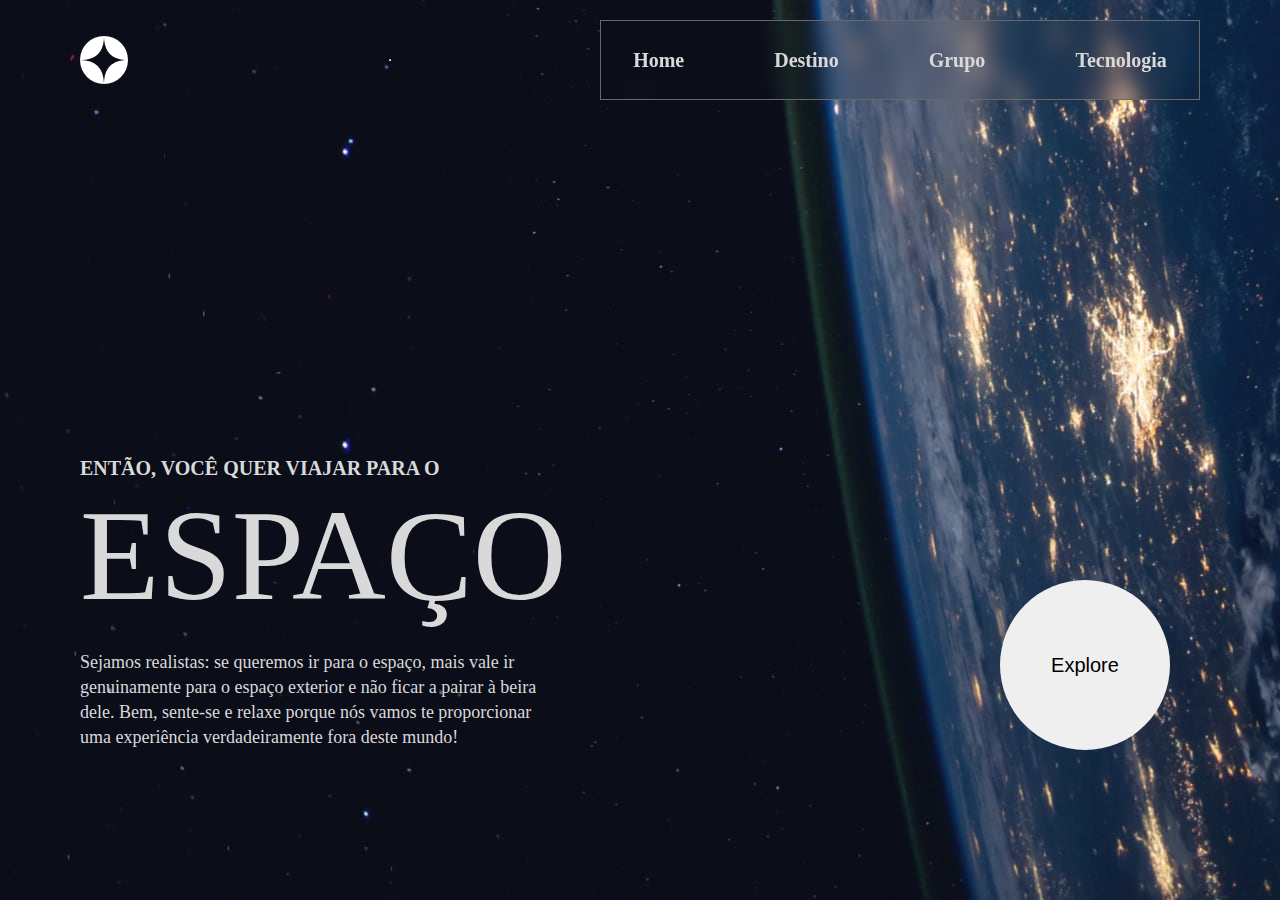
<file: starter-code/index.html>
<!DOCTYPE html>
<html lang="pt-br">
<head>
  <meta charset="UTF-8">
  <meta name="viewport" content="width=device-width, initial-scale=1.0">

  <link rel="icon" type="image/png" sizes="32x32" href="./assets/favicon-32x32.png">
  <link rel="stylesheet" href="./assets/css/index.css">
  
  <title>Space tourism website</title>
</head>
<body>
  <header>
    <div class="logo">
      <svg xmlns="http://www.w3.org/2000/svg" width="48" height="48"><g fill="none" fill-rule="evenodd"><circle cx="24" cy="24" r="24" fill="#FFF"/><path fill="#0B0D17" d="M24 0c0 16-8 24-24 24 15.718.114 23.718 8.114 24 24 0-16 8-24 24-24-16 0-24-8-24-24z"/></g></svg>
    </div>
    <hr>
    <nav>
      <ul class="menu">
        <li> <a href="#">Home</a></li>
        <li> <a href="/starter-code/destination-moon.html">Destino</a></li>
        <li> <a href="/starter-code/crew-engineer.html">Grupo</a></li>
        <li> <a href="/starter-code/technology-vehicle.html">Tecnologia</a></li>
      </ul>
    </nav>
  </header>
  <main>
    <div class="info">
      <h1>Então, você quer viajar para o</h1> 
      <span>Espaço</span> 
      <p>Sejamos realistas: se queremos ir para o espaço, mais vale ir genuinamente para o espaço exterior 
        e não ficar a pairar à beira dele. Bem, sente-se e relaxe porque nós vamos te proporcionar uma 
        experiência verdadeiramente fora deste mundo!</p>
    </div>
    <div class="cta">
      <button>Explore</button> 
    </div>
  </main>
</body>
</html>
</file>
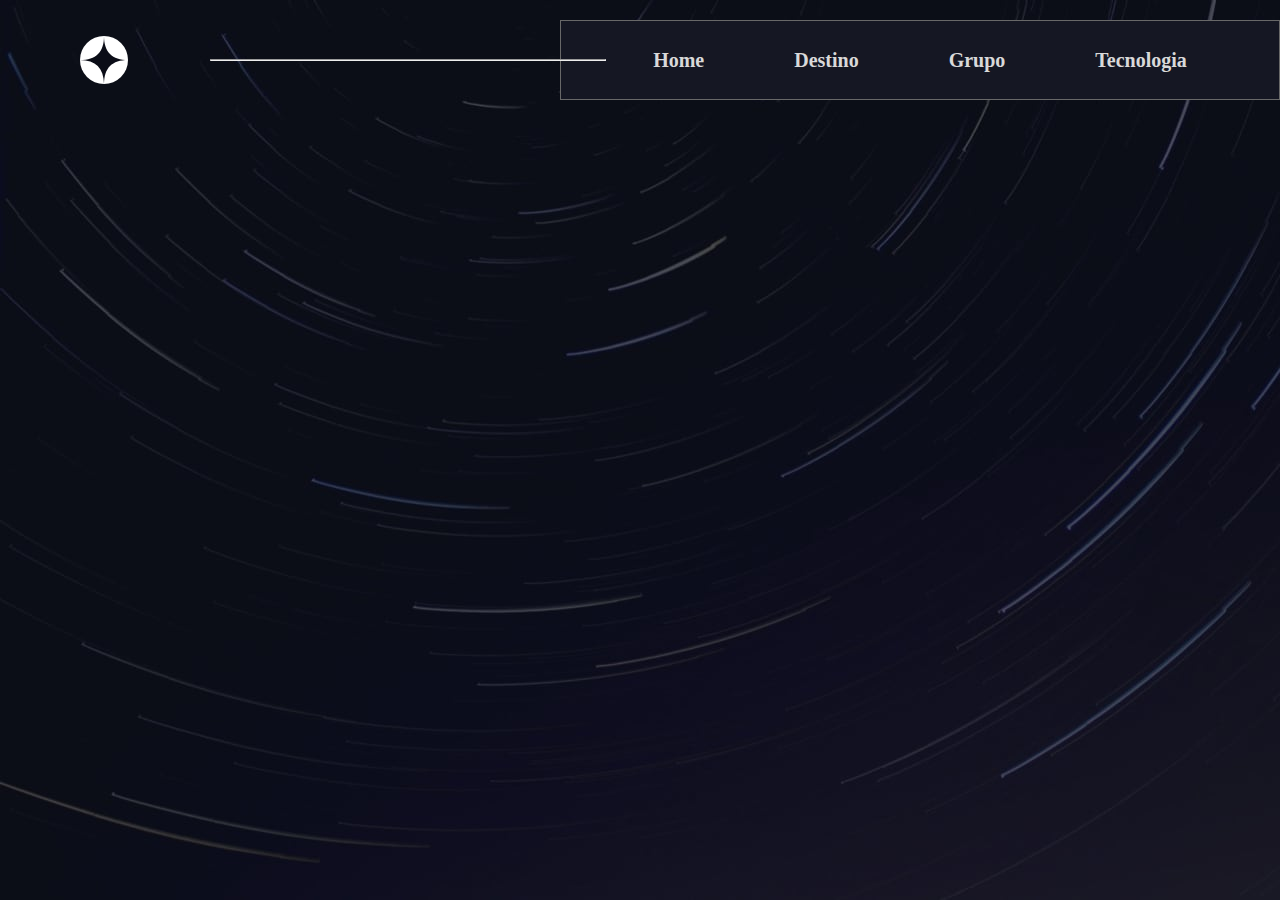
<file: starter-code/crew-commander.html>
<!DOCTYPE html>
<html lang="pt-br">
<head>
  <meta charset="UTF-8">
  <meta name="viewport" content="width=device-width, initial-scale=1.0">
  <link rel="stylesheet" href="/starter-code/assets/css/crew.css">
  <link rel="icon" type="image/png" sizes="32x32" href="./assets/favicon-32x32.png">
  
  <title>Frontend Mentor | Space tourism website</title>
</head>
<body>
  <header>
    <div class="logo">
      <svg xmlns="http://www.w3.org/2000/svg" width="48" height="48"><g fill="none" fill-rule="evenodd"><circle cx="24" cy="24" r="24" fill="#FFF"/><path fill="#0B0D17" d="M24 0c0 16-8 24-24 24 15.718.114 23.718 8.114 24 24 0-16 8-24 24-24-16 0-24-8-24-24z"/></g></svg>
    </div>
    <hr>
    <nav>
      <ul class="menu">
        <li> <a href="/starter-code/index.html">Home</a></li>
        <li> <a href="/starter-code/destination-moon.html">Destino</a></li>
        <li> <a href="#">Grupo</a></li>
        <li> <a href="/starter-code/technology-vehicle.html">Tecnologia</a></li>
      </ul>
    </nav>
  </header>
  <main class="professional">
    <div class="professional-info">
      <h1>02 Meet your crew</h1>
      <h2>Commander</h2>
      <h3>Douglas Hurley</h3>
      <p>
        Douglas Gerald Hurley is an American engineer, former Marine Corps pilot 
        and former NASA astronaut. He launched into space for the third time as 
        commander of Crew Dragon Demo-2. 
      </p>
      <ul class="page-buttons">
        <li><a href="/starter-code/crew-engineer.html">Engenheira</a></li> 
        <li><a href="/starter-code/crew-commander.html">Comandante</a></li> 
        <li><a href="/starter-code/crew-pilot.html">Piloto</a></li> 
        <li><a href="/starter-code/crew-specialist.html">Especialista </a></li> 
      </ul>      
    </div>
    <img class="mission-professional-image" src="/starter-code/assets/crew/image-douglas-hurley.png" alt="">
  </main>
  <script src="/starter-code/assets/scripts/script-crew.js"></script>
</body>
</html>
</file>
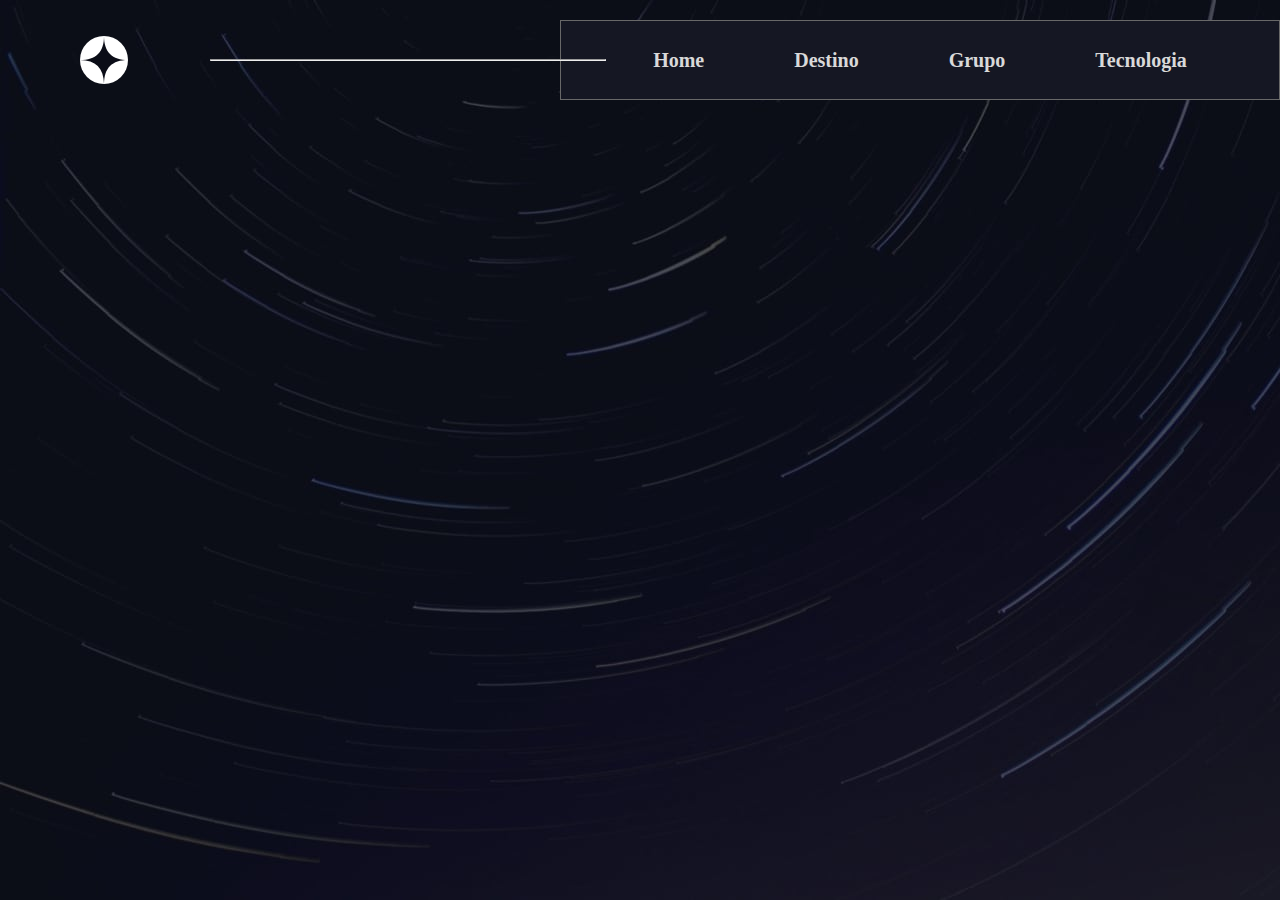
<file: starter-code/crew-engineer.html>
<!DOCTYPE html>
<html lang="pt-br">
<head>
  <meta charset="UTF-8">
  <meta name="viewport" content="width=device-width, initial-scale=1.0">
  <link rel="stylesheet" href="/starter-code/assets/css/crew.css">
  <link rel="icon" type="image/png" sizes="32x32" href="./assets/favicon-32x32.png">
  
  <title>Frontend Mentor | Space tourism website</title>
</head>
<body>
  <header>
    <div class="logo">
      <svg xmlns="http://www.w3.org/2000/svg" width="48" height="48"><g fill="none" fill-rule="evenodd"><circle cx="24" cy="24" r="24" fill="#FFF"/><path fill="#0B0D17" d="M24 0c0 16-8 24-24 24 15.718.114 23.718 8.114 24 24 0-16 8-24 24-24-16 0-24-8-24-24z"/></g></svg>
    </div>
    <hr>
    <nav>
      <ul class="menu">
        <li> <a href="/starter-code/index.html">Home</a></li>
        <li> <a href="/starter-code/destination-moon.html">Destino</a></li>
        <li> <a href="#">Grupo</a></li>
        <li> <a href="/starter-code/technology-vehicle.html">Tecnologia</a></li>
      </ul>
    </nav>
  </header>
  <main class="professional">
    <div class="professional-info">
      <h1>02 Meet your crew</h1>
      <h2>Flight Engineer</h2>
      <h3>Anousheh Ansari</h3>
      <p>
        Anousheh Ansari is an Iranian American engineer and co-founder of Prodea Systems. 
        Ansari was the fourth self-funded space tourist, the first self-funded woman to 
        fly to the ISS, and the first Iranian in space. 
      </p>
        <ul class="page-buttons">
          <li><a href="/starter-code/crew-engineer.html">Engenheira</a></li> 
          <li><a href="/starter-code/crew-commander.html">Comandante</a></li> 
          <li><a href="/starter-code/crew-pilot.html">Piloto</a></li> 
          <li><a href="/starter-code/crew-specialist.html">Especialista </a></li> 
        </ul>      
    </div>
    <img class="professional-image" src="/starter-code/assets/crew/image-anousheh-ansari.png" alt="">
  </main>
  <script src="/starter-code/assets/scripts/script-crew.js"></script>
</body>
</html>
</file>
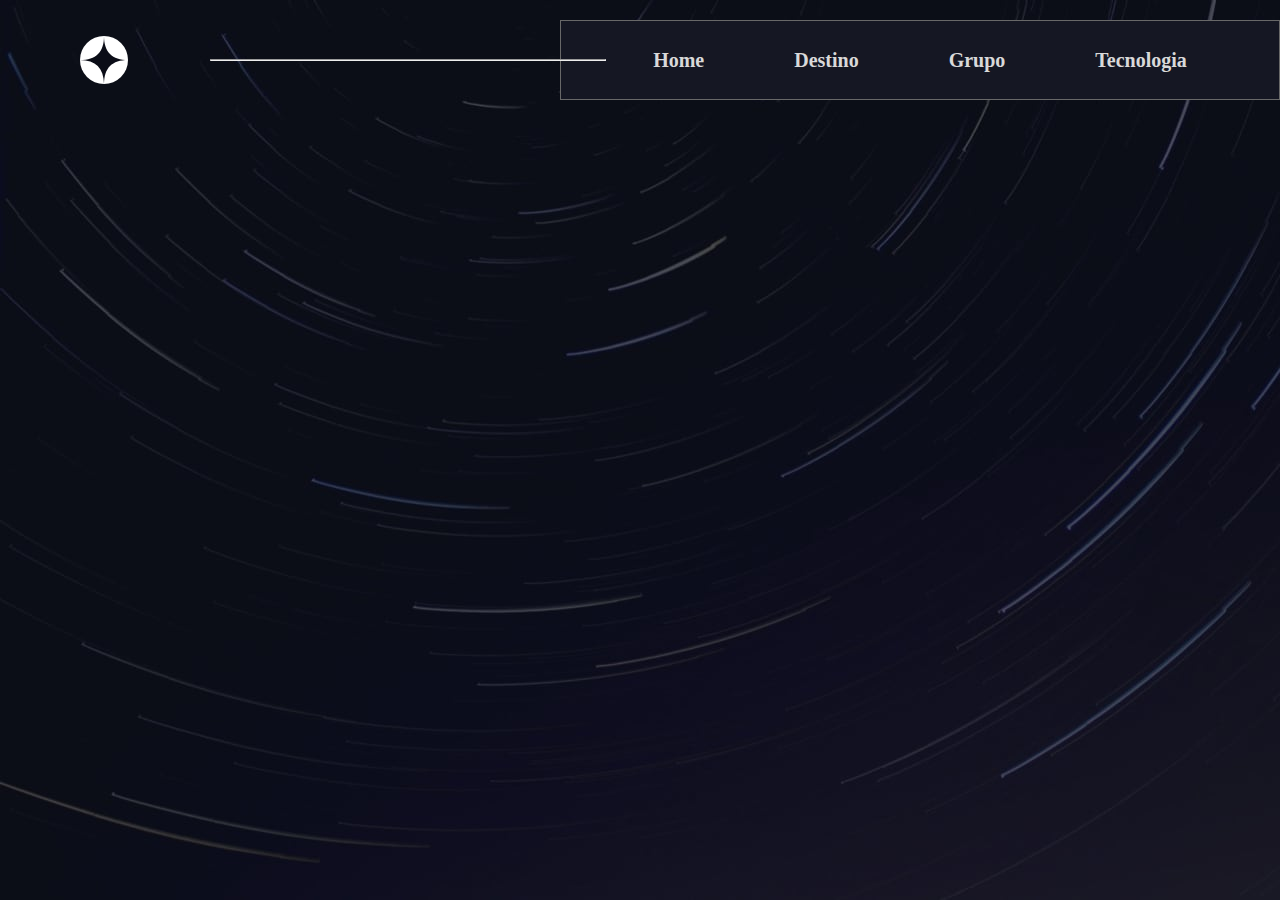
<file: starter-code/crew-pilot.html>
<!DOCTYPE html>
<html lang="pt-br">
<head>
  <meta charset="UTF-8">
  <meta name="viewport" content="width=device-width, initial-scale=1.0">
  <link rel="stylesheet" href="/starter-code/assets/css/crew.css">
  <link rel="icon" type="image/png" sizes="32x32" href="./assets/favicon-32x32.png">
  
  <title>Frontend Mentor | Space tourism website</title>
</head>
<body>
  <header>
    <div class="logo">
      <svg xmlns="http://www.w3.org/2000/svg" width="48" height="48"><g fill="none" fill-rule="evenodd"><circle cx="24" cy="24" r="24" fill="#FFF"/><path fill="#0B0D17" d="M24 0c0 16-8 24-24 24 15.718.114 23.718 8.114 24 24 0-16 8-24 24-24-16 0-24-8-24-24z"/></g></svg>
    </div>
    <hr>
    <nav>
      <ul class="menu">
        <li> <a href="/starter-code/index.html">Home</a></li>
        <li> <a href="/starter-code/destination-moon.html">Destino</a></li>
        <li> <a href="#">Grupo</a></li>
        <li> <a href="/starter-code/technology-vehicle.html">Tecnologia</a></li>
      </ul>
    </nav>
  </header>
  <main class="professional">
    <div class="professional-info">
      <h1>02 Meet your crew</h1>
      <h2>Pilot</h2>
      <h3>Victor Glover</h3>
      <p class="text-pilot">
        Pilot on the first operational flight of the SpaceX Crew Dragon to the 
        International Space Station. Glover is a commander in the U.S. Navy where 
        he pilots an F/A-18.He was a crew member of Expedition 64, and served as a 
        station systems flight engineer. 
      </p>
      <ul class="page-buttons">
        <li><a href="/starter-code/crew-engineer.html">Engenheira</a></li> 
        <li><a href="/starter-code/crew-commander.html">Comandante</a></li> 
        <li><a href="/starter-code/crew-pilot.html">Piloto</a></li> 
        <li><a href="/starter-code/crew-specialist.html">Especialista </a></li> 
      </ul>      
    </div>
    <img class="professional-image" src="/starter-code/assets/crew/image-victor-glover.png" alt="">
  </main>
  <script src="/starter-code/assets/scripts/script-crew.js"></script>
</body>
</html>
</file>
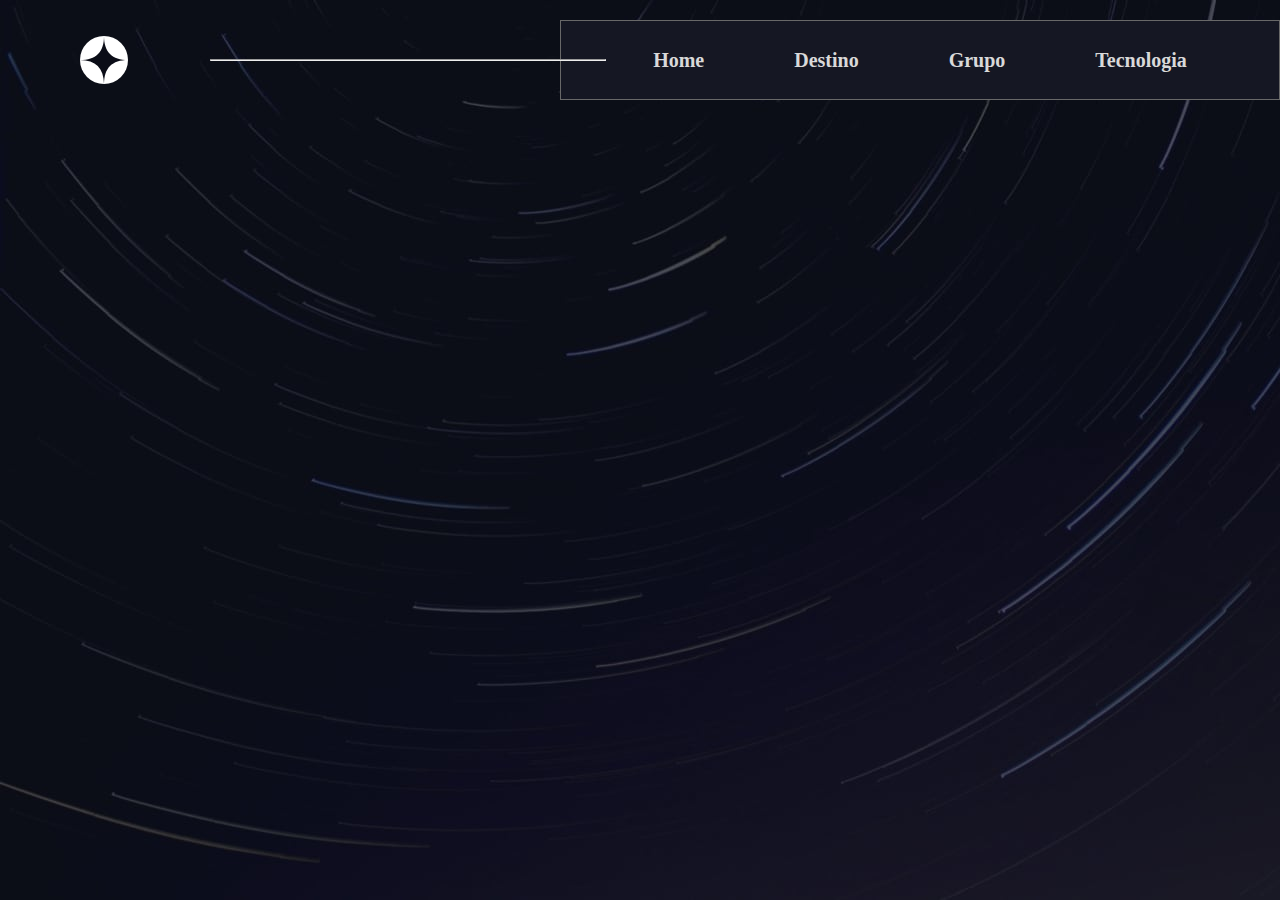
<file: starter-code/crew-specialist.html>
<!DOCTYPE html>
<html lang="pt-br">
<head>
  <meta charset="UTF-8">
  <meta name="viewport" content="width=device-width, initial-scale=1.0">
  <link rel="stylesheet" href="/starter-code/assets/css/crew.css">
  <link rel="icon" type="image/png" sizes="32x32" href="./assets/favicon-32x32.png">
  <title>Frontend Mentor | Space tourism website</title>
</head>
<body>
  <header>
    <div class="logo">
      <svg xmlns="http://www.w3.org/2000/svg" width="48" height="48"><g fill="none" fill-rule="evenodd"><circle cx="24" cy="24" r="24" fill="#FFF"/><path fill="#0B0D17" d="M24 0c0 16-8 24-24 24 15.718.114 23.718 8.114 24 24 0-16 8-24 24-24-16 0-24-8-24-24z"/></g></svg>
    </div>
    <hr>
    <nav>
      <ul class="menu">
        <li> <a href="/starter-code/index.html">Home</a></li>
        <li> <a href="/starter-code/destination-moon.html">Destino</a></li>
        <li> <a href="#">Grupo</a></li>
        <li> <a href="/starter-code/technology-vehicle.html">Tecnologia</a></li>
      </ul>
    </nav>
  </header>
  <main class="professional">
    <div class="professional-info">
      <h1>02 Meet your crew</h1>
      <h2>Mission Specialist</h2>
      <h3>Mark Shuttleworth</h3>
      <p>
        Mark Richard Shuttleworth is the founder and CEO of Canonical, the company behind 
        the Linux-based Ubuntu operating system. Shuttleworth became the first South 
        African to travel to space as a space tourist.
      </p>
      <ul class="page-buttons">
        <li><a href="/starter-code/crew-engineer.html">Engenheira</a></li> 
        <li><a href="/starter-code/crew-commander.html">Comandante</a></li> 
        <li><a href="/starter-code/crew-pilot.html">Piloto</a></li> 
        <li><a href="/starter-code/crew-specialist.html">Especialista </a></li> 
      </ul>      
    </div>
    <img class="mission-professional-image" src="/starter-code/assets/crew/image-mark-shuttleworth.png" alt="">
  </main>
  <script src="/starter-code/assets/scripts/script-crew.js"></script>
</body>
</html>
</file>
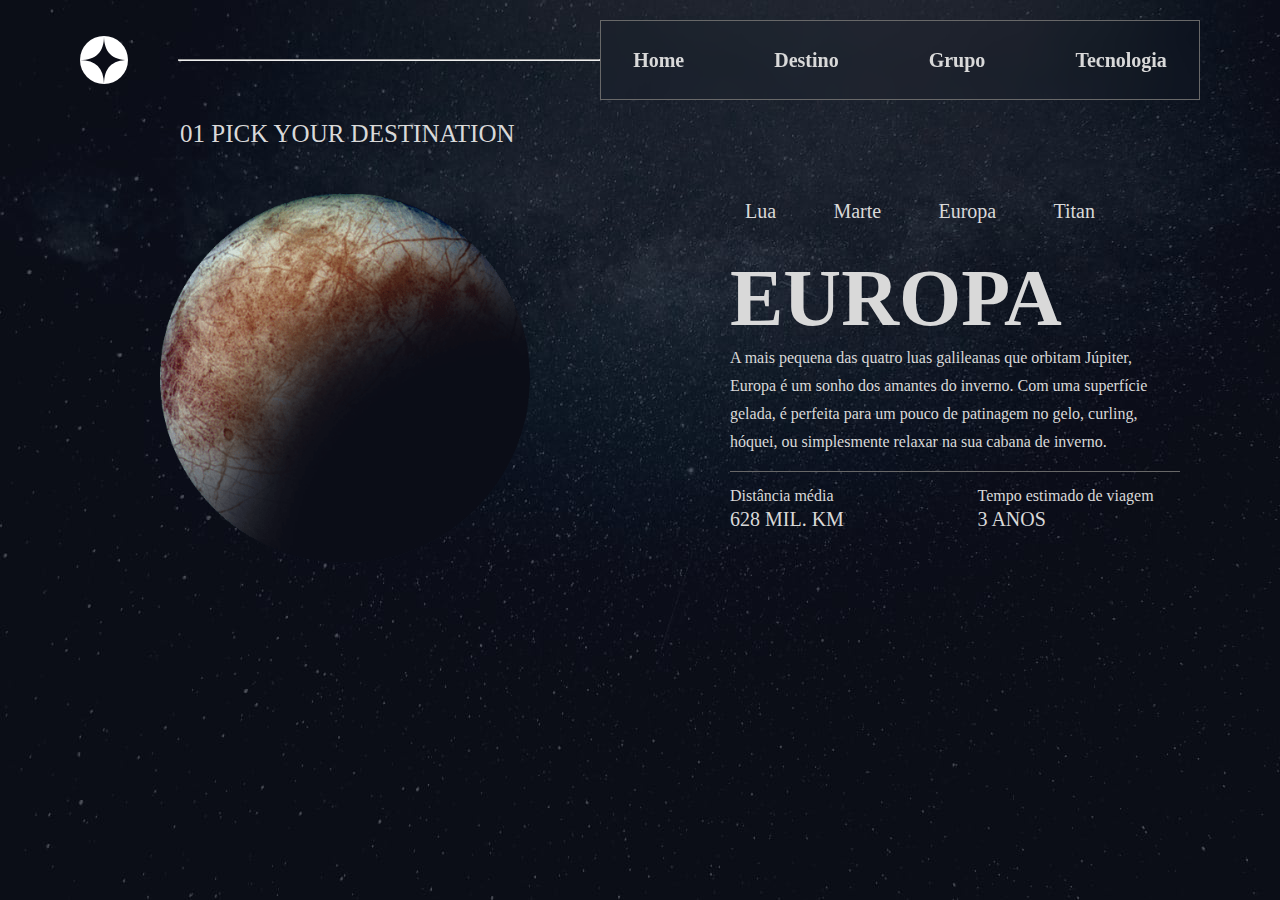
<file: starter-code/destination-europa.html>
<!DOCTYPE html>
<html lang="pt-br">
<head>
  <meta charset="UTF-8">
  <meta name="viewport" content="width=device-width, initial-scale=1.0">

  <link rel="icon" type="image/png" sizes="32x32" href="./assets/favicon-32x32.png">
  <link rel="stylesheet" href="./assets/css/destination.css">
  
  <title>Space tourism website</title>
</head>
<body>
  <header>
    <div class="logo">
      <svg xmlns="http://www.w3.org/2000/svg" width="48" height="48"><g fill="none" fill-rule="evenodd"><circle cx="24" cy="24" r="24" fill="#FFF"/><path fill="#0B0D17" d="M24 0c0 16-8 24-24 24 15.718.114 23.718 8.114 24 24 0-16 8-24 24-24-16 0-24-8-24-24z"/></g></svg>
    </div>
    <hr>
    <nav>
      <ul class="menu">
        <li> <a href="/starter-code/index.html">Home</a></li>
        <li> <a href="#">Destino</a></li>
        <li> <a href="/starter-code/crew-engineer.html">Grupo</a></li>
        <li> <a href="/starter-code/technology-vehicle.html">Tecnologia</a></li>
      </ul>
    </nav>
  </header>
  <main>
    <div class="pick">
        <span>01 Pick your destination</span>

      <ul class="destination">
        <li> <a href="/starter-code/destination-moon.html">Lua</a></li>
        <li> <a href="/starter-code/destination-mars.html">Marte</a> </li>
        <li> <a href="/starter-code/destination-europa.html">Europa</a> </li>
        <li> <a href="/starter-code/destination-titan.html">Titan</a> </li>
      </ul>
    </div>
  <div class="content">

    <img src="../starter-code/assets/destination/image-europa.png" alt="">

    <div class="info">
      <h1>Europa</h1>
  
    <p>
      A mais pequena das quatro luas galileanas que orbitam Júpiter, Europa é um 
      sonho dos amantes do inverno. Com uma superfície gelada, é perfeita para um pouco de 
      patinagem no gelo, curling, hóquei, ou simplesmente relaxar na sua 
      cabana de inverno.
    </p>
      <div class="legenda">
        <div class="esquerda">
          <h3>Distância média</h3>
          <p>628 mil. km</p>
        </div>
        <div class="direita">
          <h3>Tempo estimado de viagem</h3>
          <p>3 anos</p>
        </div>
      </div>
    </div>
  </div>
</main>
 <script src="/starter-code/assets/scripts/script-destination.js"></script> 
</body>
</html>
</file>
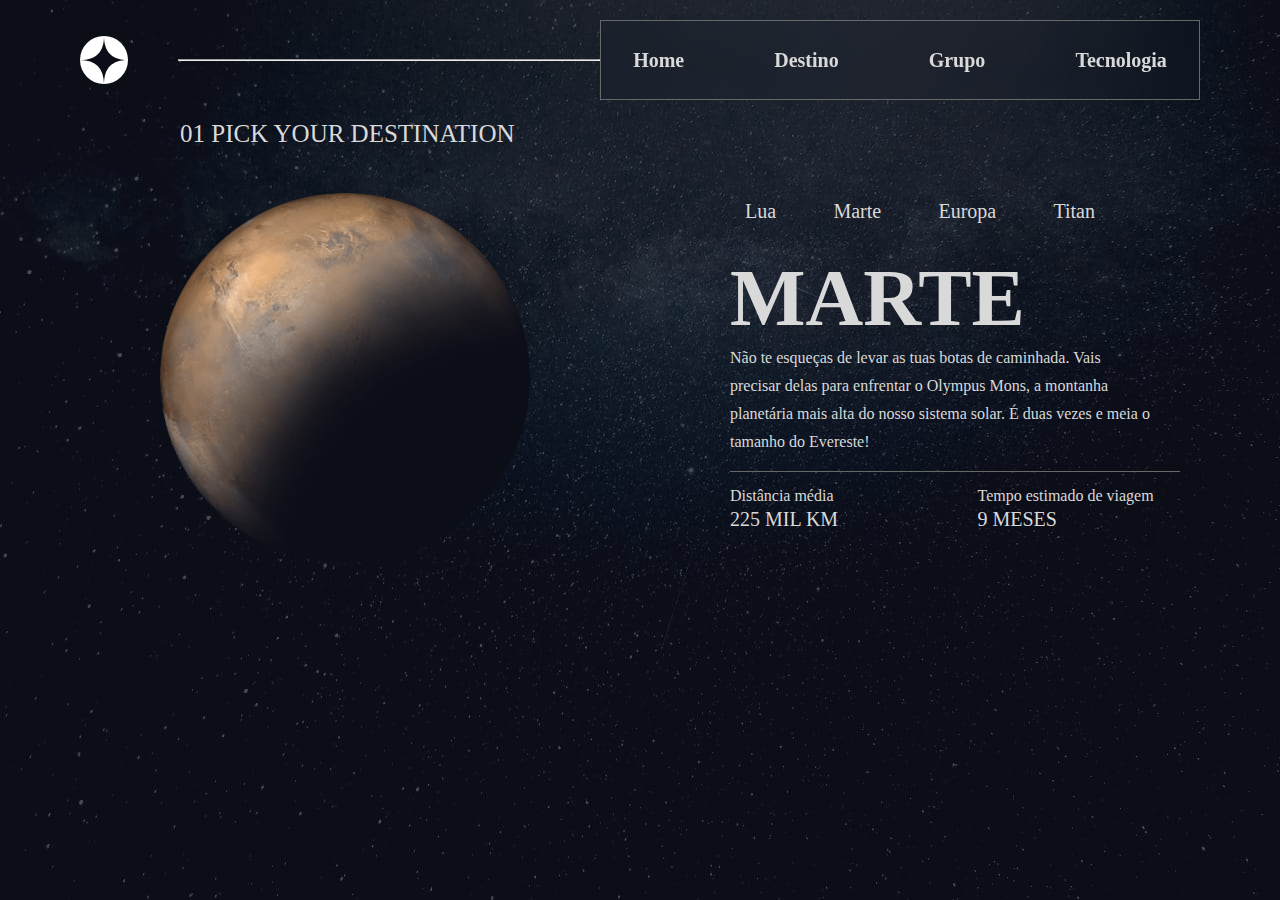
<file: starter-code/destination-mars.html>
<!DOCTYPE html>
<html lang="pt-br">
<head>
  <meta charset="UTF-8">
  <meta name="viewport" content="width=device-width, initial-scale=1.0">

  <link rel="icon" type="image/png" sizes="32x32" href="./assets/favicon-32x32.png">
  <link rel="stylesheet" href="./assets/css/destination.css">
  
  <title>Space tourism website</title>
</head>
<body>
  <header>
    <div class="logo">
      <svg xmlns="http://www.w3.org/2000/svg" width="48" height="48"><g fill="none" fill-rule="evenodd"><circle cx="24" cy="24" r="24" fill="#FFF"/><path fill="#0B0D17" d="M24 0c0 16-8 24-24 24 15.718.114 23.718 8.114 24 24 0-16 8-24 24-24-16 0-24-8-24-24z"/></g></svg>
    </div>
    <hr>
    <nav>
      <ul class="menu">
        <li> <a href="/starter-code/index.html">Home</a></li>
        <li> <a href="#">Destino</a></li>
        <li> <a href="/starter-code/crew-engineer.html">Grupo</a></li>
        <li> <a href="/starter-code/technology-vehicle.html">Tecnologia</a></li>
      </ul>
    </nav>
  </header>
  <main>
    <div class="pick">
        <span>01 Pick your destination</span>

      <ul class="destination">
        <li> <a href="/starter-code/destination-moon.html">Lua</a></li>
        <li> <a href="/starter-code/destination-mars.html">Marte</a> </li>
        <li> <a href="/starter-code/destination-europa.html">Europa</a> </li>
        <li> <a href="/starter-code/destination-titan.html">Titan</a> </li>
      </ul>
    </div>
   
  <div class="content">

    <img src="../starter-code/assets/destination/image-mars.png" alt="">

    <div class="info">
      <h1>Marte</h1>
  
    <p>
      Não te esqueças de levar as tuas botas de caminhada. Vais precisar delas para enfrentar o Olympus Mons,
       a montanha planetária mais alta do nosso sistema solar. É duas vezes e meia o tamanho do Evereste!
    </p>
      <div class="legenda">
        <div class="esquerda">
          <h3>Distância média</h3> 
          <p>225 mil km</p>
        </div>
        <div class="direita">
          <h3>Tempo estimado de viagem</h3>
          <p>9 meses</p>
        </div>
      </div>
    </div>
  </div>
</main>
<script src="/starter-code/assets/scripts/script-destination.js"></script> 
</body>
</html>
</file>
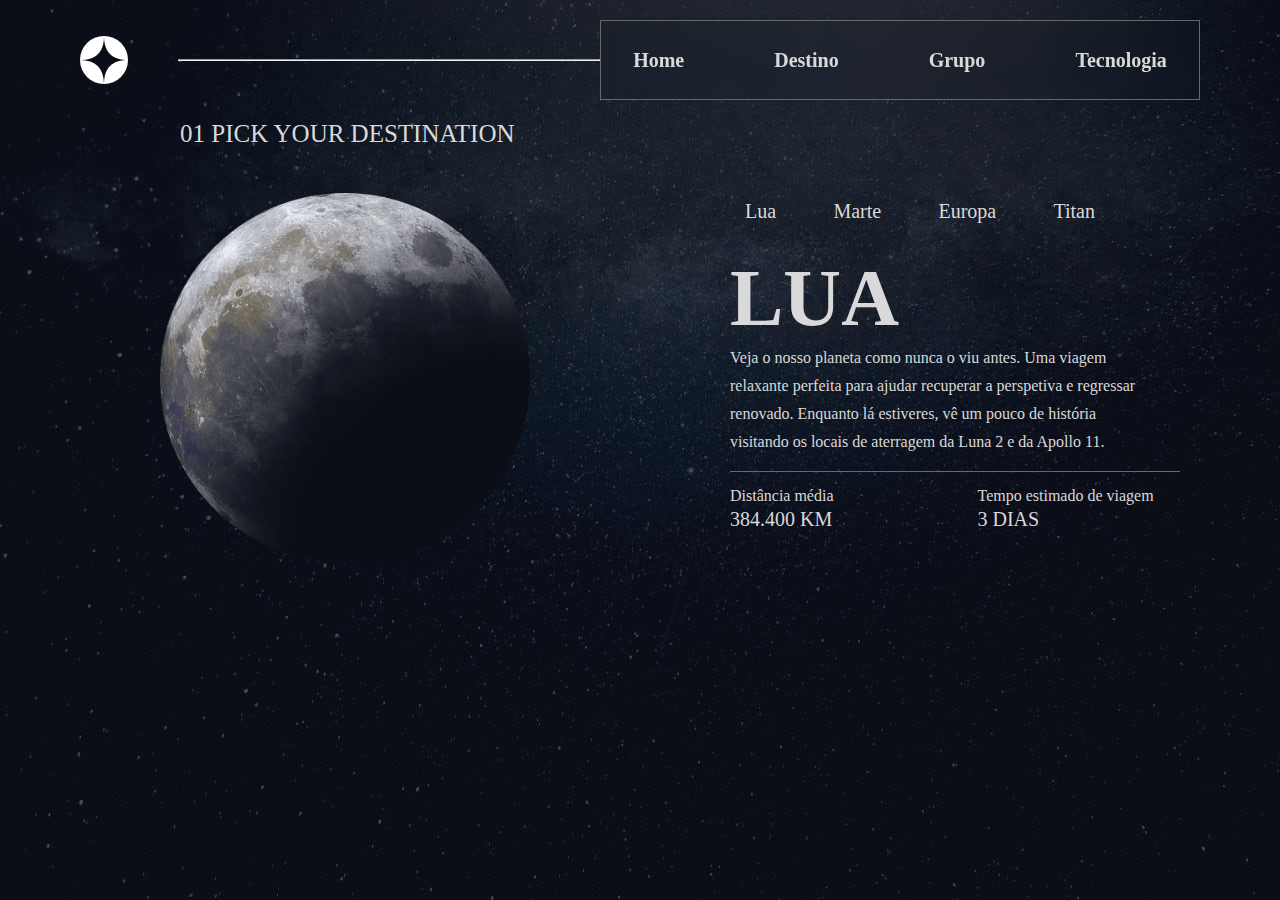
<file: starter-code/destination-moon.html>
<!DOCTYPE html>
<html lang="pt-br">
<head>
  <meta charset="UTF-8">
  <meta name="viewport" content="width=device-width, initial-scale=1.0">

  <link rel="icon" type="image/png" sizes="32x32" href="./assets/favicon-32x32.png">
  <link rel="stylesheet" href="./assets/css/destination.css">
  
  <title>Space tourism website</title>
</head>
<body>
  <header>
    <div class="logo">
      <svg xmlns="http://www.w3.org/2000/svg" width="48" height="48"><g fill="none" fill-rule="evenodd"><circle cx="24" cy="24" r="24" fill="#FFF"/><path fill="#0B0D17" d="M24 0c0 16-8 24-24 24 15.718.114 23.718 8.114 24 24 0-16 8-24 24-24-16 0-24-8-24-24z"/></g></svg>
    </div>
    <hr>
    <nav>
      <ul class="menu">
        <li> <a href="/starter-code/index.html">Home</a></li>
        <li> <a href="#">Destino</a></li>
        <li> <a href="/starter-code/crew-engineer.html">Grupo</a></li>
        <li> <a href="/starter-code/technology-vehicle.html">Tecnologia</a></li>
      </ul>
    </nav>
  </header>
  <main>
    <div class="pick">
        <span>01 Pick your destination</span>

      <ul class="destination">
        <li> <a href="/starter-code/destination-moon.html">Lua</a></li>
        <li> <a href="/starter-code/destination-mars.html">Marte</a> </li>
        <li> <a href="/starter-code/destination-europa.html">Europa</a> </li>
        <li> <a href="/starter-code/destination-titan.html">Titan</a> </li>
      </ul>
    </div>
   
  <div class="content">

    <img src="../starter-code/assets/destination/image-moon.png" alt="">

    <div class="info">
      <h1>Lua</h1>
  
    <p>
      Veja o nosso planeta como nunca o viu antes. Uma viagem relaxante perfeita para ajudar 
      recuperar a perspetiva e regressar renovado. Enquanto lá estiveres, vê um pouco de história 
      visitando os locais de aterragem da Luna 2 e da Apollo 11.
    </p>
    <div class="legenda">
      <div class="esquerda">
        <h3>Distância média</h3>
        <p>384.400 km</p>
      </div>
      <div class="direita">
        <h3>Tempo estimado de viagem</h3>
        <p>3 dias</p>
      </div>
    </div>
  </div>  
  </div>
  </main>
  <script src="/starter-code/assets/scripts/script-destination.js"></script> 
</body>
</html>
</file>
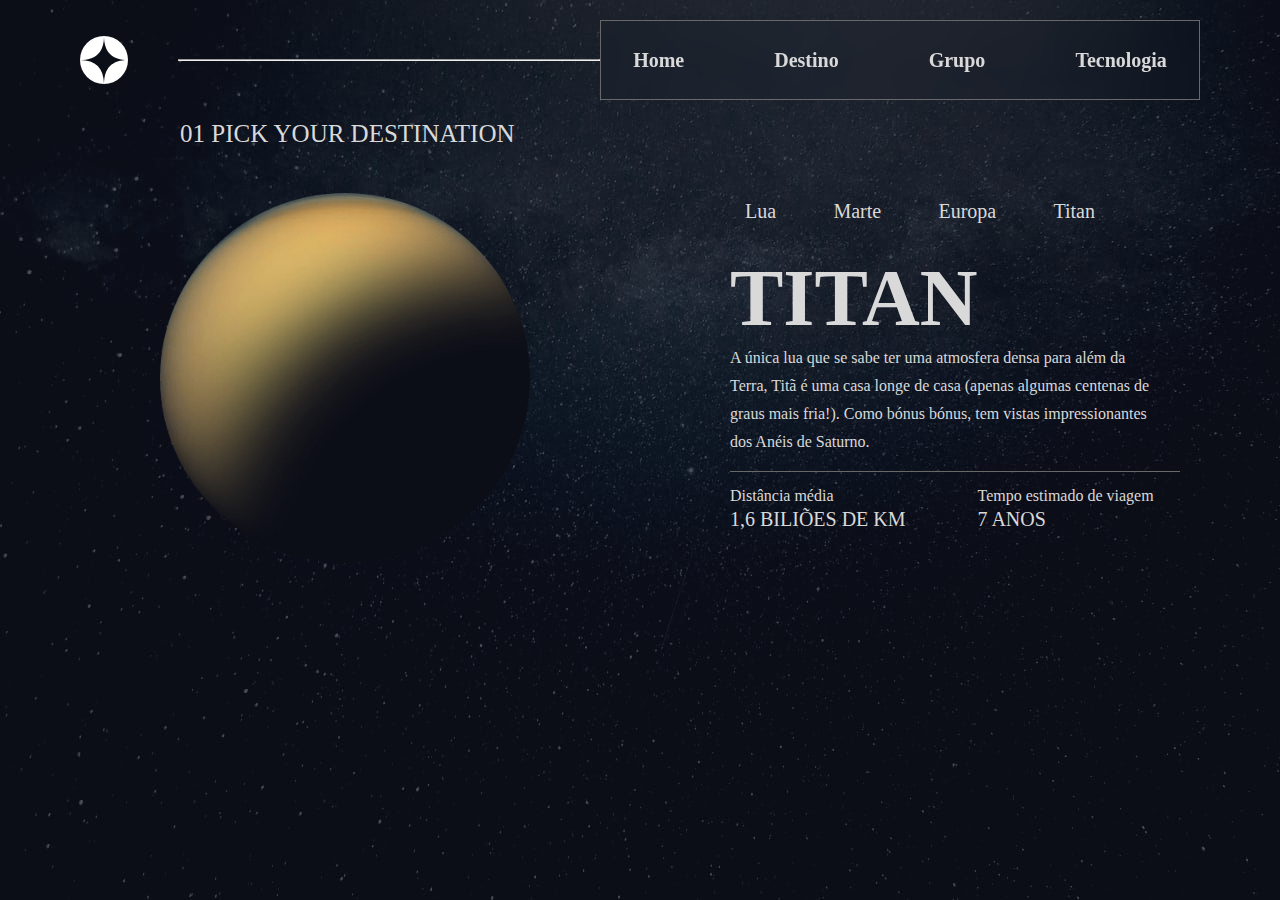
<file: starter-code/destination-titan.html>
<!DOCTYPE html>
<html lang="pt-br">
<head>
  <meta charset="UTF-8">
  <meta name="viewport" content="width=device-width, initial-scale=1.0">

  <link rel="icon" type="image/png" sizes="32x32" href="./assets/favicon-32x32.png">
  <link rel="stylesheet" href="./assets/css/destination.css">
  
  <title>Space tourism website</title>
</head>
<body>
  <header>
    <div class="logo">
      <svg xmlns="http://www.w3.org/2000/svg" width="48" height="48"><g fill="none" fill-rule="evenodd"><circle cx="24" cy="24" r="24" fill="#FFF"/><path fill="#0B0D17" d="M24 0c0 16-8 24-24 24 15.718.114 23.718 8.114 24 24 0-16 8-24 24-24-16 0-24-8-24-24z"/></g></svg>
    </div>
    <hr>
    <nav>
      <ul class="menu">
        <li> <a href="/starter-code/index.html">Home</a></li>
        <li> <a href="#">Destino</a></li>
        <li> <a href="/starter-code/crew-engineer.html">Grupo</a></li>
        <li> <a href="/starter-code/technology-vehicle.html">Tecnologia</a></li>
      </ul>
    </nav>
  </header>
  <main>
    <div class="pick">
        <span>01 Pick your destination</span>

      <ul class="destination">
        <li> <a href="/starter-code/destination-moon.html">Lua</a></li>
        <li> <a href="/starter-code/destination-mars.html">Marte</a> </li>
        <li> <a href="/starter-code/destination-europa.html">Europa</a> </li>
        <li> <a href="/starter-code/destination-titan.html">Titan</a> </li>
      </ul>
    </div>

  <div class="content">

    <img src="../starter-code/assets/destination/image-titan.png" alt="">

    <div class="info">
      <h1>Titan</h1>
  
    <p>
      A única lua que se sabe ter uma atmosfera densa para além da Terra, Titã 
      é uma casa longe de casa (apenas algumas centenas de graus mais fria!). Como bónus 
      bónus, tem vistas impressionantes dos Anéis de Saturno.
    </p>
     <div class="legenda">
      <div class="esquerda">
        <h3>Distância média</h3> 
        <p>1,6 biliões de km</p>
      </div>
      <div class="direita">
        <h3>Tempo estimado de viagem</h3> 
        <p>7 anos</p> 
      </div>
     </div>
    </div>
    
  </div>
  </main>
  <script src="/starter-code/assets/scripts/script-destination.js"></script> 
</body>
</html>
</file>
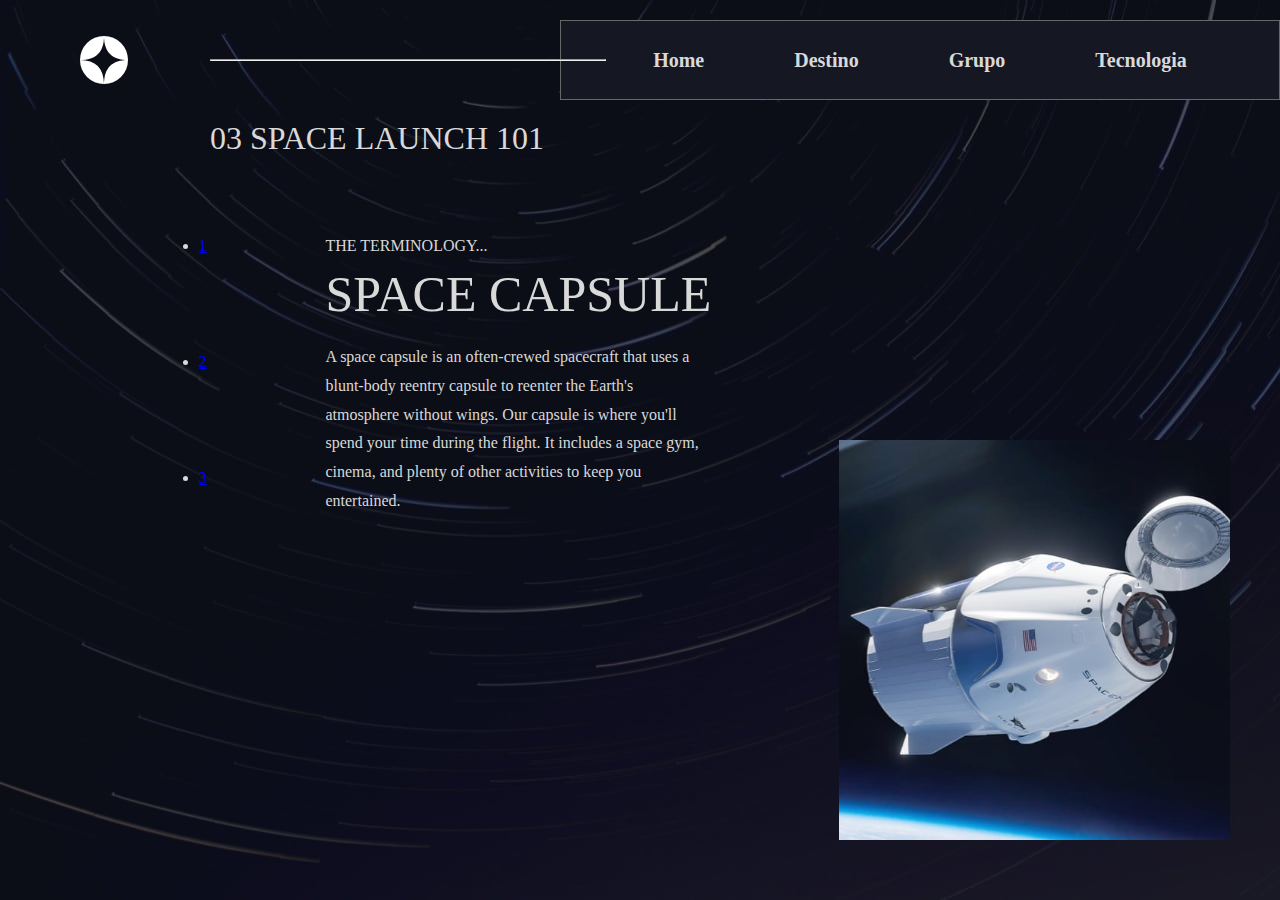
<file: starter-code/technology-capsule.html>
<!DOCTYPE html>
<html lang="pt-br">
<head>
  <meta charset="UTF-8">
  <meta name="viewport" content="width=device-width, initial-scale=1.0">
  <link rel="stylesheet" href="/starter-code/assets/css/technology.css">
  <link rel="icon" type="image/png" sizes="32x32" href="./assets/favicon-32x32.png">
  <title>Tourismo Espacial</title>
</head>
<body>
  <header>
    <div class="logo">
      <svg xmlns="http://www.w3.org/2000/svg" width="48" height="48"><g fill="none" fill-rule="evenodd"><circle cx="24" cy="24" r="24" fill="#FFF"/><path fill="#0B0D17" d="M24 0c0 16-8 24-24 24 15.718.114 23.718 8.114 24 24 0-16 8-24 24-24-16 0-24-8-24-24z"/></g></svg>
    </div>
    <hr>
    <nav>
      <ul class="menu">
        <li> <a href="/starter-code/index.html">Home</a></li>
        <li> <a href="/starter-code/destination-moon.html">Destino</a></li>
        <li> <a href="/starter-code/crew-commander.html">Grupo</a></li>
        <li> <a href="#">Tecnologia</a></li>
      </ul>
    </nav>
  </header>
  <main class="technology">
    <h1>03 Space launch 101</h1>
    <div class="technology-info">
      <ul class="menu-buttons">
        <li><a href="/starter-code/technology-vehicle.html">1</a></li>
        <li><a href="/starter-code/technology-spaceport.html">2</a></li>
        <li><a href="/starter-code/technology-capsule.html">3</a></li>
      </ul>
      <div class="info">
        <span>The terminology...</span>
        <h2>Space capsule</h2>
        <p>
          A space capsule is an often-crewed spacecraft that uses a blunt-body reentry 
          capsule to reenter the Earth's atmosphere without wings. Our capsule is where 
          you'll spend your time during the flight. It includes a space gym, cinema, 
          and plenty of other activities to keep you entertained.
        </p>
      </div>
      <img src="/starter-code/assets/technology/image-space-capsule-portrait.jpg" alt=""> 
    </div>
  </main> 
  <script src="/starter-code/assets/scripts/script-technology.js"></script>
</body>
</html>
</file>
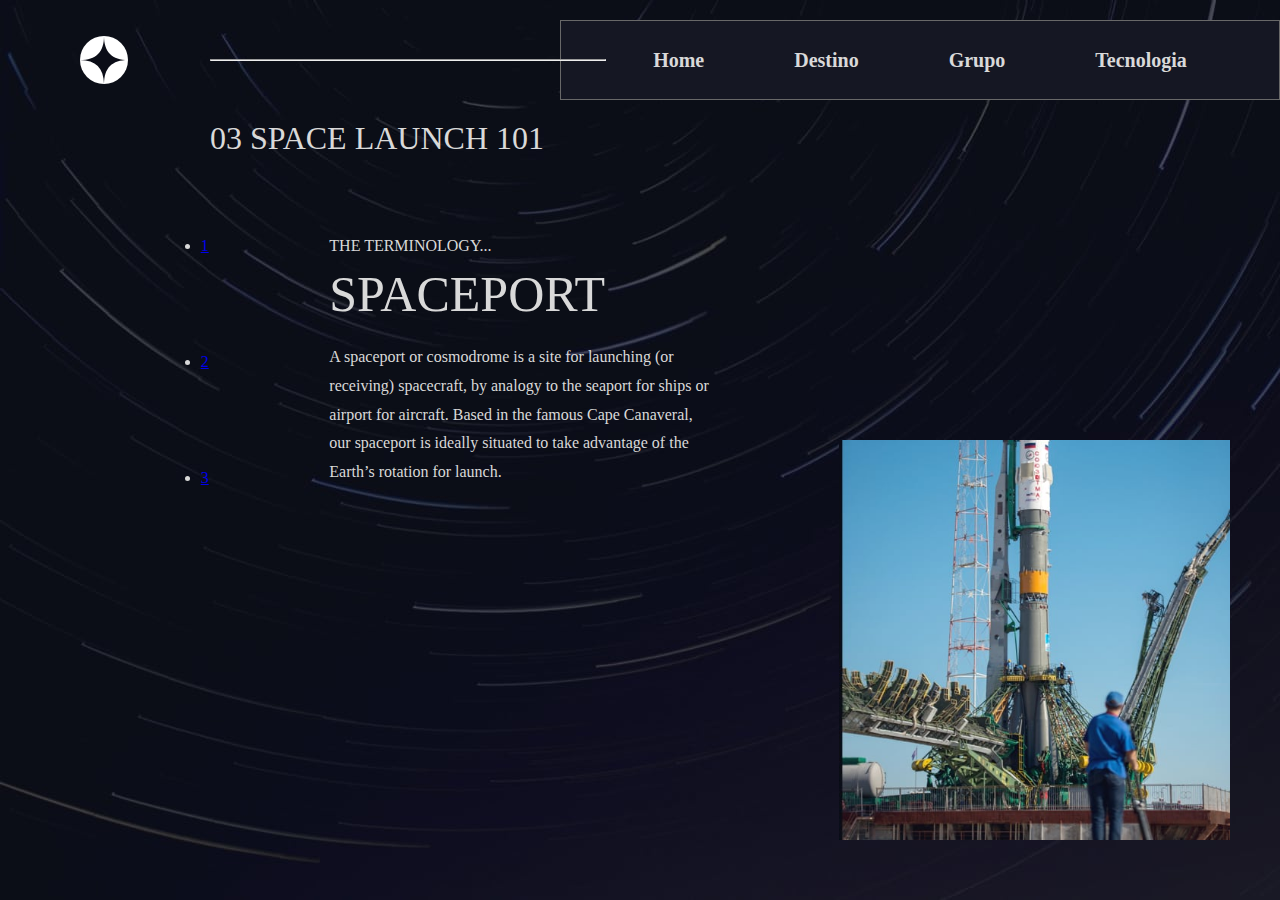
<file: starter-code/technology-spaceport.html>
<!DOCTYPE html>
<html lang="pt-br">
<head>
  <meta charset="UTF-8">
  <meta name="viewport" content="width=device-width, initial-scale=1.0">
  <link rel="stylesheet" href="/starter-code/assets/css/technology.css">
  <link rel="icon" type="image/png" sizes="32x32" href="./assets/favicon-32x32.png">
  
  <title>Frontend Mentor | Space tourism website</title>
</head>
<body>
  <header>
    <div class="logo">
      <svg xmlns="http://www.w3.org/2000/svg" width="48" height="48"><g fill="none" fill-rule="evenodd"><circle cx="24" cy="24" r="24" fill="#FFF"/><path fill="#0B0D17" d="M24 0c0 16-8 24-24 24 15.718.114 23.718 8.114 24 24 0-16 8-24 24-24-16 0-24-8-24-24z"/></g></svg>
    </div>
    <hr>
    <nav>
      <ul class="menu">
        <li> <a href="/starter-code/index.html">Home</a></li>
        <li> <a href="/starter-code/destination-moon.html">Destino</a></li>
        <li> <a href="/starter-code/crew-commander.html">Grupo</a></li>
        <li> <a href="#">Tecnologia</a></li>
      </ul>
    </nav>
  </header>
  <main class="technology">
    <h1>03 Space launch 101</h1>
    <div class="technology-info">
      <ul class="menu-buttons">
        <li><a href="/starter-code/technology-vehicle.html">1</a></li>
        <li><a href="/starter-code/technology-spaceport.html">2</a></li>
        <li><a href="/starter-code/technology-capsule.html">3</a></li>
      </ul>
      <div class="info">
        <span>The terminology...</span>
        <h2>Spaceport</h2>
        <p>
          A spaceport or cosmodrome is a site for launching (or receiving) spacecraft, 
          by analogy to the seaport for ships or airport for aircraft. Based in the 
          famous Cape Canaveral, our spaceport is ideally situated to take advantage 
          of the Earth’s rotation for launch.
        </p>
      </div>
      <img src="/starter-code/assets/technology/image-spaceport-portrait.jpg" alt=""> 
    </div>
  </main> 
  <script src="/starter-code/assets/scripts/script-technology.js"></script>
</body>
</html>
</file>
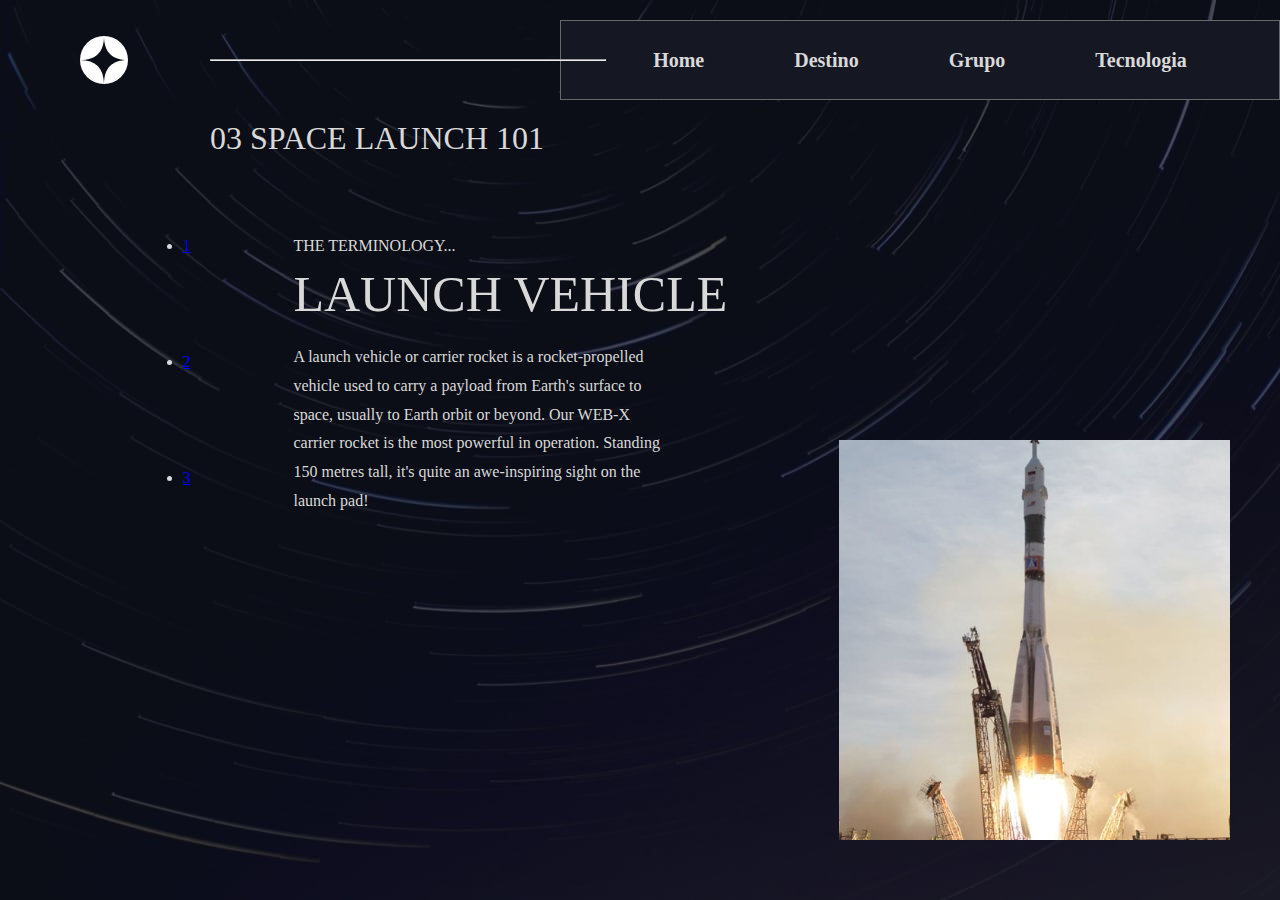
<file: starter-code/technology-vehicle.html>
<!DOCTYPE html>
<html lang="pt-br">
<head>
  <meta charset="UTF-8">
  <meta name="viewport" content="width=device-width, initial-scale=1.0">
  <link rel="stylesheet" href="/starter-code/assets/css/technology.css">
  <link rel="icon" type="image/png" sizes="32x32" href="./assets/favicon-32x32.png">
  
  <title>Frontend Mentor | Space tourism website</title>
</head>
<body>
  <header>
    <div class="logo">
      <svg xmlns="http://www.w3.org/2000/svg" width="48" height="48"><g fill="none" fill-rule="evenodd"><circle cx="24" cy="24" r="24" fill="#FFF"/><path fill="#0B0D17" d="M24 0c0 16-8 24-24 24 15.718.114 23.718 8.114 24 24 0-16 8-24 24-24-16 0-24-8-24-24z"/></g></svg>
    </div>
    <hr>
    <nav>
      <ul class="menu">
        <li> <a href="/starter-code/ingdex.html">Home</a></li>
        <li> <a href="/starter-code/destination-moon.html">Destino</a></li>
        <li> <a href="/starter-code/crew-commander.html">Grupo</a></li>
        <li> <a href="#">Tecnologia</a></li>
      </ul>
    </nav>
  </header>
  <main class="technology">
    <h1>03 Space launch 101</h1>
    <div class="technology-info">
      <ul class="menu-buttons">
        <li><a href="/starter-code/technology-vehicle.html">1</a></li>
        <li><a href="/starter-code/technology-spaceport.html">2</a></li>
        <li><a href="/starter-code/technology-capsule.html">3</a></li>
      </ul>
      <div class="info">
        <span>The terminology...</span>
        <h2>Launch vehicle</h2>
        <p>
          A launch vehicle or carrier rocket is a rocket-propelled vehicle used to carry a 
          payload from Earth's surface to space, usually to Earth orbit or beyond. Our 
          WEB-X carrier rocket is the most powerful in operation. Standing 150 metres tall, 
          it's quite an awe-inspiring sight on the launch pad!
        </p>
      </div>
      <img src="/starter-code/assets/technology/image-launch-vehicle-portrait.jpg" alt=""> 
    </div>
  </main> 
  <script src="/starter-code/assets/scripts/script-technology.js"></script>
</body>
</html>
</file>
<file: starter-code/assets/css/index.css>
*{
    padding: 0;
    margin: 0;
    box-sizing: border-box;
}

body {
    width: 100vw;
    height: 100vh;
    background-image: url('../home/background-home-desktop.jpg');
    padding: 0 80px;
}

header {
    width: 100%;
    height: 120px;
    display: flex;
    justify-content: space-between;
    align-items: center;
}

.logo{
    width: 100px;
    display: flex;
    justify-content: center;
}

.logo svg{
    width: 100%;
}

nav{
    width: 600px;
    height: 80px;
    display: flex;
    align-items: center;
    justify-content: center;
    border: 1px solid #686868;
    backdrop-filter: blur(10px);
}

ul{
    display: flex;
    justify-content: space-evenly;
}

ul li {
    list-style: none;
    font-size: 20px;
    font-weight: 800;
    color: white;
    padding: 2px 30px;
    border-radius: 20px;
    cursor: pointer;
}

ul li a {
    color: #d9d9d9;
    text-decoration: none;
    padding: 2px 15px;
}

ul li a:hover{
    color: #0B0D19;
    background-color: #fff;
    box-shadow: 2px 2px 15px #d9d9d9;
    border-radius: 15px;
}

main{
    height: 70vh;
    color: #d9d9d9;
    display: flex;
    justify-content: space-between;
    align-items: end;
}

h1 {
    font-size: 20px;
    text-transform: uppercase;
}

span {
    font-size: 130px;
    text-transform: uppercase;
}

p {
    width: 480px;
    font-size: 18px;
    margin-top: 20px;
    line-height: 25px;
}

.cta button{
    width: 170px;
    height: 170px;
    font-size: 20px;
    margin-right: 30px;
    border-radius: 50%;
    border: none;
    cursor: pointer;
}

@media (max-width:850px) {
    body{
        width: 100vw;
        background-image: url('../home/background-home-tablet.jpg');
        background-repeat: no-repeat;
        background-size: cover;
        padding: 0;
        margin: 0;
        overflow-y: hidden;
    }

    main {
        height: 90vh;
        flex-direction: column;
        align-items: center;
        justify-content: space-evenly;
    }

    main .info {
        text-align: center;
    }

    main .info p {
        width: 400px;
        font-size: 25px;
        line-height: 35px;
    }

    .cta button{
        width: 200px;
        height: 200px;
        font-size: 28px;
        font-weight: 600;
        margin-right: 0;
    }
}

@media (max-width:500px) {

    body{
        background-image: url('../home/background-home-mobile.jpg');
    }

    ul {
        display: none;
    }

    main{
        height: 75vh;
        justify-content: space-between;
        align-items: center;
    }
    
    span{
        font-size: 100px;
    }

    p{
        margin: auto;
        margin-top: 0px;
        font-size: 16px;
        max-width: 300px;
    }

    .cta {
        margin-top: 20px;
    }

    .cta button {
        width: 150px;
        height: 150px;
    }
}

@media (max-width:330px) {

    header{
        height: 60px;
    }

    main{
        height: 86vh;
    }

    h1{
        font-size: 16px;
    }

    span {
        font-size: 80px;
    }

    p{
        font-size: 14px;
        font-weight: 600;
        max-width: 280px;
    }

    .cta button {
        width: 120px;
        height: 120px;
        margin-bottom: 20px;
    }
}
</file>
<file: starter-code/assets/css/crew.css>
*{
    padding: 0;
    margin: 0;
    box-sizing: border-box;
}

body {
    width: 100vw;
    height: 100vh;
    background-image: url('../technology/background-technology-desktop.jpg');
    color: #d9d9d9;
    padding-left: 80px;
    overflow-x: hidden;
}

header {
    width: 100%;
    height: 120px;
    position: relative;
    display: flex;
    justify-content: space-between;
    align-items: center;
}

.logo{
    width: 100px;
    display: flex;
    justify-content: center;
}

.logo svg{
    width: 100%;
}

hr {
    position: absolute;
    width: 33%;
    left: 130px;
}

nav{
    width: 60%;
    height: 80px;
    display: flex;
    align-items: center;
    justify-content: center;
    border: 1px solid #686868;
    background-color: #151723;
}

.menu{
    display: flex;
    justify-content: space-evenly;
}

.menu li {
    list-style: none;
    font-size: 20px;
    font-weight: 800;
    color: white;
    padding: 2px 30px;
    border-radius: 20px;
    cursor: pointer;
}

.menu li a {
    color: #d9d9d9;
    text-decoration: none;
    padding: 2px 15px;
}

.menu li a:hover{
    color: #0B0D19;
    background-color: #fff;
    box-shadow: 2px 2px 15px #d9d9d9;
    border-radius: 15px;
}

.professional {
    height: 80vh;
    display: flex;
    position: relative;
    opacity: 0;
    animation: fade-in 0.5s ease forwards;
}

.professional-info{
    width: 45%;
    margin-left: 100px;
}

.professional-info h1{
    margin: 10px 0 70px;
}

.professional-info h2{
    font-size: 20px;
    margin-bottom: 20px;
    text-transform: uppercase;
    letter-spacing: 1px;
    color: #686868;
}

.professional-info h3{
    font-size: 40px;
    letter-spacing: 1.2px;
    text-transform: uppercase;
    margin-bottom: 30px;
}

.professional-info p{
    width: 380px;
    line-height: 2;
    color: #d9d9d9;
}

.professional-info .text-pilot{
    width: 450px;
}

.professional img {
    position: absolute;
    width: 400px;
    bottom: 0;
    right: 80px;
}

.professional .mission-professional-image{
    position: absolute;
    width: 320px;
    bottom: 0;
    right: 150px;
}

.page-buttons{
    width: 80%;
    margin-top: 30px;
    margin-left: -15px;
    display: flex;
    justify-content: space-between;
}

.page-buttons li{
    list-style: none;
    padding: 2px 10px;
}

.page-buttons li a{
    font-size: 18px;
    list-style: none;
    cursor: pointer;
    border-radius: 20px;
    background-color: #d9d9d9;
    padding: 2px 10px;
}

.page-buttons li a {
    text-decoration: none;
    padding: 2px 10px;
}

.page-buttons li a:hover {
    background-color: #686868;
    color: #d9d9d9;
}

.page-buttons li a.active {
    background-color: #0B0D19;
    color: #d9d9d9;
    border: 1px solid #d9d9d9;
}

@keyframes fade-in {
    from {
        opacity: 0;
    }
    to {
        opacity: 1;
    }
}

.blur {
    filter: blur(5px); /* Adiciona um efeito de blur à página */
}
</file>
<file: starter-code/assets/css/destination.css>
*{
    padding: 0;
    margin: 0;
    box-sizing: border-box;
}

body {
    width: 100vw;
    height: 100vh;
    background-image: url('../destination/background-destination-desktop.jpg');
    padding: 0 80px;
}

header {
    width: 100%;
    height: 120px;
    display: flex;
    justify-content: space-between;
    align-items: center;
}

.logo{
    width: 100px;
    display: flex;
    justify-content: center;
}

.logo svg{
    width: 100%;
}

nav{
    width: 600px;
    height: 80px;
    display: flex;
    align-items: center;
    justify-content: center;
    border: 1px solid #686868;
    backdrop-filter: blur(10px);
}

.menu{
    display: flex;
    justify-content: space-evenly;
}

.menu li {
    list-style: none;
    font-size: 20px;
    font-weight: 800;
    color: white;
    padding: 2px 30px;
    border-radius: 20px;
    cursor: pointer;
}

.menu li a {
    color: #d9d9d9;
    text-decoration: none;
    padding: 2px 15px;
}

.menu li a:hover{
    color: #0B0D19;
    background-color: #fff;
    box-shadow: 2px 2px 15px #d9d9d9;
    border-radius: 15px;
}

main{
    position: relative;
    height: 70vh;
    color: #d9d9d9;
}

span {
    font-size: 25px;
    margin-left: 100px;
    text-transform: uppercase;
}

.pick {
    display: flex;
    justify-content: space-between;
}

.content{
    display: flex;
    width: 100%;
    right: 90px;
}

.info {
    width: 380px;
    position: absolute;
    right: 90px;
}

.info h1 {
    margin-top: 30px;
    font-size: 80px;
    text-transform: uppercase;
}

.info p {
    width: 420px;
    line-height: 28px;
}

.destination {
    width: 400px;
    display: flex;
    justify-content: space-between;
    font-size: 20px;
    margin-right: 80px;
    margin-top: 80px;
    list-style: none;
}

.destination li a {
    padding: 2px 25px;
    color: #d9d9d9;
    text-decoration: none;
}

.destination li a:hover {
    border-radius: 20px;
    background-color: #d9d9d9;
    color: #0B0D19;
}

img{
    margin: -30px 80px;
    width: 370px;
}

hr{
    width: 430px;
}

.legenda {
    width: 450px;
    margin-top: 15px;
    padding-top: 15px;
    border-top: 1px solid #686868;
    display: flex;
    justify-content: space-between;
}

.legenda .esquerda{
    width: 45%;
    display: block;
}

.legenda .esquerda h3{
    font-size: 16px;
    font-weight: 400;
}

.legenda .esquerda p{
    font-size: 20px;
    text-transform: uppercase;
}

.legenda .direita{
    width: 45%;
    display: block;
}

.legenda .direita h3{
    font-size: 16px;
    font-weight: 400;
}

.legenda .direita p{
    font-size: 20px;
    text-transform: uppercase;
}
</file>
<file: starter-code/assets/css/technology.css>
*{
    padding: 0;
    margin: 0;
    box-sizing: border-box;
}

body {
    width: 100vw;
    height: 100vh;
    background-image: url('../technology/background-technology-desktop.jpg');
    color: #d9d9d9;
    padding-left: 80px;
}

header {
    width: 100%;
    height: 120px;
    position: relative;
    display: flex;
    justify-content: space-between;
    align-items: center;
}

.logo{
    width: 100px;
    display: flex;
    justify-content: center;
}

.logo svg{
    width: 100%;
}

hr {
    position: absolute;
    width: 33%;
    left: 130px;
}

nav{
    width: 60%;
    height: 80px;
    display: flex;
    align-items: center;
    justify-content: center;
    border: 1px solid #686868;
    background-color: #151723;
}

.menu{
    display: flex;
    justify-content: space-evenly;
}

.menu li {
    list-style: none;
    font-size: 20px;
    font-weight: 800;
    color: white;
    padding: 2px 30px;
    border-radius: 20px;
    cursor: pointer;
}

.menu li a {
    color: #d9d9d9;
    text-decoration: none;
    padding: 2px 15px;
}

.menu li a:hover{
    color: #0B0D19;
    background-color: #fff;
    box-shadow: 2px 2px 15px #d9d9d9;
    border-radius: 15px;
}

.technology {
    height: 80vh;
    position: relative;
}

.technology h1 {
    text-transform: uppercase;
    font-weight: 100;
    margin: 0 0 80px 130px;
}

.technology-info{
    display: flex;
    justify-content: space-evenly;
    margin-right: 450px;
}

.technology img {
    height: 400px;
    position: absolute;
    bottom: 0;
    right: 50px;
}

.technology-info .menu-buttons{
    height: 250px;
    display: flex;
    flex-direction: column;
    justify-content: space-between;
}

.menu-buttons button{
    color: #d9d9d9;
    font-size: 20px;
    width: 60px;
    height: 60px;
    border-radius: 50%;
    border: 1px solid #686868;
    background-color: #0B0D19;
}

.info span {
    font-size: 16px;
    text-transform: uppercase;
}

.info h2{
    font-size: 50px;
    font-weight: 200;
    margin-top: 10px;
    text-transform: uppercase;
}

.info p {
    width: 380px;
    margin-top: 20px;
    line-height: 1.8;
    font-weight: 200;
}
</file>
